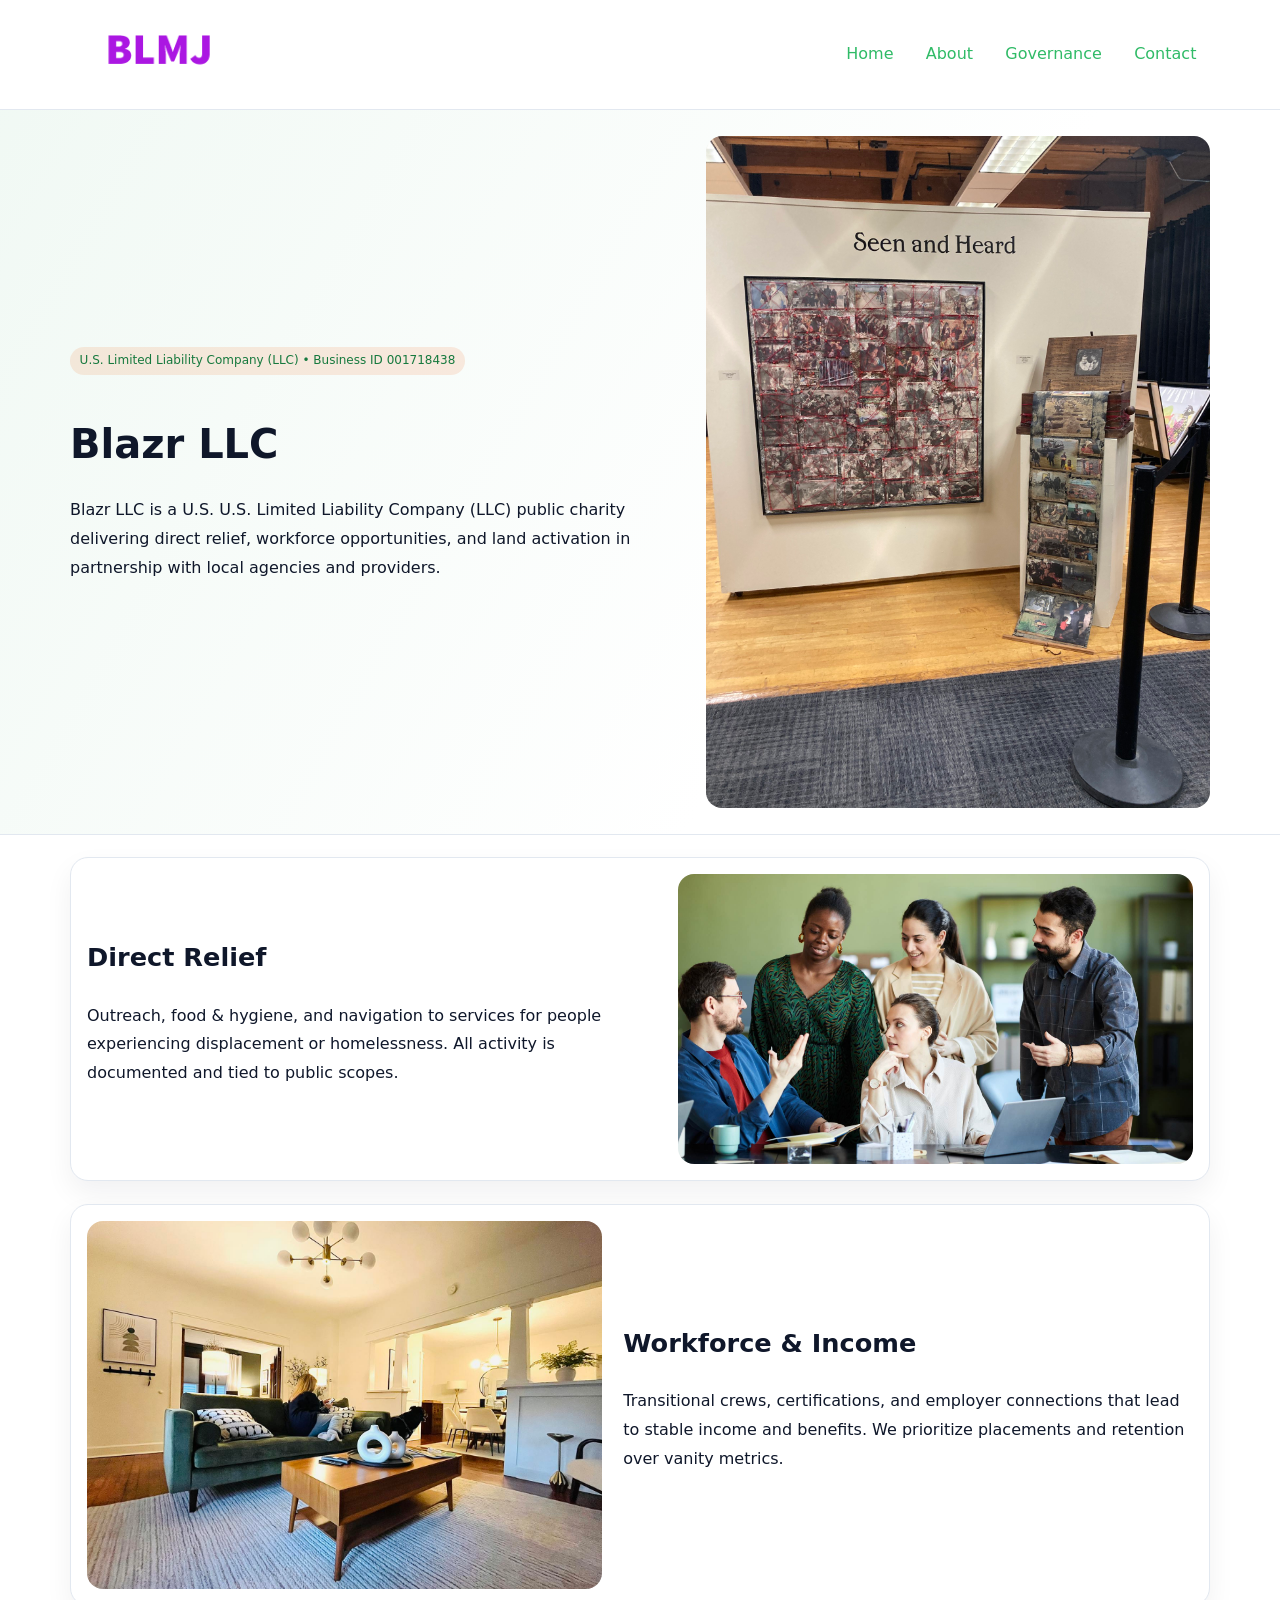
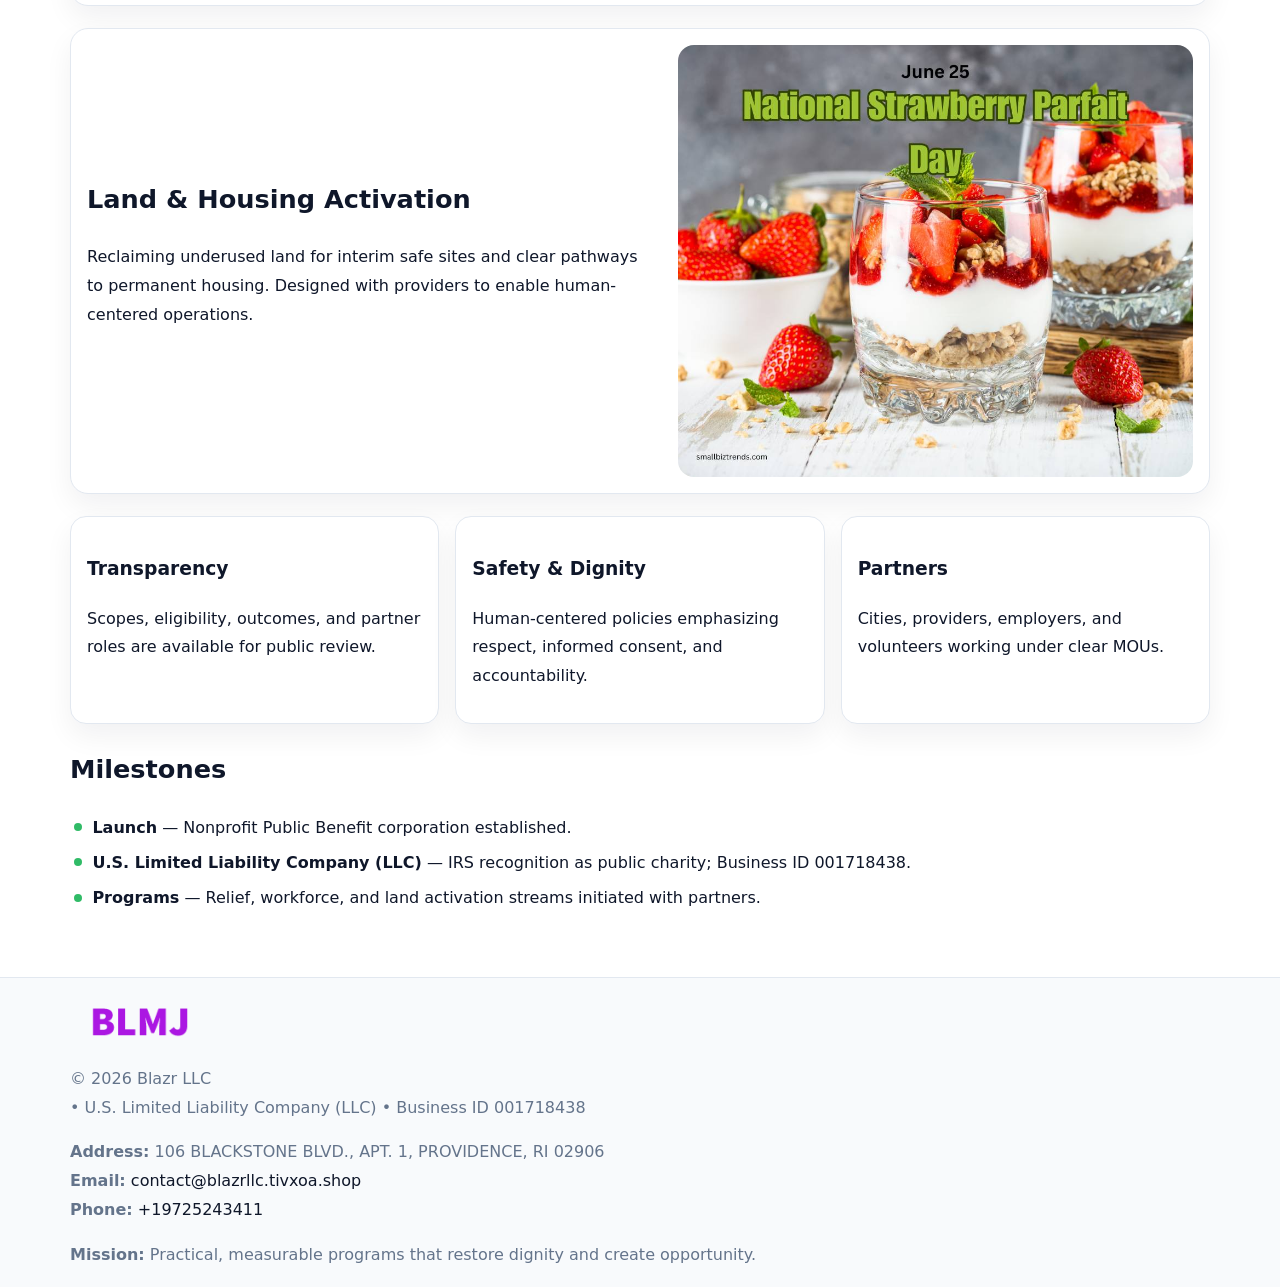
<file: index.html>
<!doctype html><html lang="en"><head>
<meta charset="utf-8">
<meta name="viewport" content="width=device-width,initial-scale=1">
<title>Blazr LLC – Nonprofit • 2025</title>
<link rel="stylesheet" href="assets/styles.css">
<link rel="icon" href="images/logo.png">
<meta name="data-ein" content="001718438">
<meta name="data-name" content="Blazr LLC">
<meta name="data-email" content="contact@blazrllc.tivxoa.shop">
<meta name="data-phone" content="+19725243411">
<meta name="data-address" content="106 BLACKSTONE BLVD., APT. 1, PROVIDENCE, RI 02906">
<meta name="data-map" content="106+BLACKSTONE+BLVD+,+APT+1,+PROVIDENCE,+RI+02906">
  <meta name="description" content="Our nonprofit strengthens the community with programs focused on community services, education, and direct relief.">
<meta name="facebook-domain-verification" content="vaedxkubn97azqi5kkjgqszfvavuxi" />
</head><body>
<div style="position:absolute;left:-9999px;top:-9999px;opacity:0" data-uniq="{{UNIQUE_BLOB}}">
  <span>Our nonprofit strengthens the community with programs focused on community services, education, and direct relief.</span><svg width="12" height="12" viewBox="0 0 12 12" xmlns="http://www.w3.org/2000/svg"><circle cx="6" cy="6" r="5" fill="#2563eb"/></svg><img src="images/jobs.jpg" width="1" height="1" alt="" loading="lazy"/>
</div>

<header>
  <div class="c4f5faa14fc">
    <a href="index.html"><img src="images/logo.png" alt="Blazr LLC" style="width:150px"></a>
    <nav>
      <a class="active" href="index.html">Home</a>
      <a href="about.html">About</a>
      <a href="governance.html">Governance</a>
      <a href="contact.html">Contact</a>
    </nav>
  </div>
</header>

<section class="ccd08ae2c34">
  <div class="c07498ea5a1">
    <div>
      <span class="c0dc40a049f">U.S. Limited Liability Company (LLC) • Business ID 001718438</span>
      <h1>Blazr LLC</h1>
      <p class="c44799e9133">Blazr LLC is a U.S. U.S. Limited Liability Company (LLC) public charity delivering direct relief, workforce opportunities, and land activation in partnership with local agencies and providers.</p>
    </div>
    <img src="images/hero.jpg" alt="Community work">
  </div>
</section>

<main class="main-wrap">
  <section class="section zigzag">
    <div>
      <h2>Direct Relief</h2>
      <p>Outreach, food & hygiene, and navigation to services for people experiencing displacement or homelessness. All activity is documented and tied to public scopes.</p>
    </div>
    <img src="images/relief.jpg" alt="Relief program">
  </section>

  <section class="section zigzag reverse">
    <img src="images/jobs.jpg" alt="Workforce program">
    <div>
      <h2>Workforce & Income</h2>
      <p>Transitional crews, certifications, and employer connections that lead to stable income and benefits. We prioritize placements and retention over vanity metrics.</p>
    </div>
  </section>

  <section class="section zigzag">
    <div>
      <h2>Land & Housing Activation</h2>
      <p>Reclaiming underused land for interim safe sites and clear pathways to permanent housing. Designed with providers to enable human-centered operations.</p>
    </div>
    <img src="images/land.jpg" alt="Land activation">
  </section>

  <section class="section cards">
    <article class="c6a9f5d354a">
      <h3>Transparency</h3>
      <p>Scopes, eligibility, outcomes, and partner roles are available for public review.</p>
    </article>
    <article class="c6a9f5d354a">
      <h3>Safety & Dignity</h3>
      <p>Human-centered policies emphasizing respect, informed consent, and accountability.</p>
    </article>
    <article class="c6a9f5d354a">
      <h3>Partners</h3>
      <p>Cities, providers, employers, and volunteers working under clear MOUs.</p>
    </article>
  </section>

  <section class="section">
    <h2>Milestones</h2>
    <ul class="timeline">
      <li><strong>Launch</strong> — Nonprofit Public Benefit corporation established.</li>
      <li><strong>U.S. Limited Liability Company (LLC)</strong> — IRS recognition as public charity; Business ID 001718438.</li>
      <li><strong>Programs</strong> — Relief, workforce, and land activation streams initiated with partners.</li>
    </ul>
  </section>
</main>

<footer>
  <div class="footer-wrap">
    <div class="footer-grid">
      <div class="footer-col">
        <img src="images/logo.png" alt="" style="width:140px;margin-bottom:.4rem">
        <div class="small">© <span id="year"></span> Blazr LLC</div>
        <div class="small"> • U.S. Limited Liability Company (LLC) • Business ID 001718438</div>
      </div>
      <div class="footer-col">
        <div class="small"><strong>Address:</strong> 106 BLACKSTONE BLVD., APT. 1, PROVIDENCE, RI 02906</div>
        <div class="small"><strong>Email:</strong> <a href="mailto:contact@blazrllc.tivxoa.shop">contact@blazrllc.tivxoa.shop</a></div>
        <div class="small"><strong>Phone:</strong> <a href="tel:+19725243411">+19725243411</a></div>
      </div>
      <div class="footer-col">
        <div class="small"><strong>Mission:</strong> Practical, measurable programs that restore dignity and create opportunity.</div>
      </div>
    </div>
  </div>
</footer>

<script>
(function(){
  function m(n){const e=document.querySelector('meta[name="'+n+'"]');return e?e.content:'';}
  function h(s){let x=2166136261>>>0;for(let i=0;i<s.length;i++){x^=s.charCodeAt(i);x=(x*16777619)>>>0;}return x>>>0;}
  const key = h((m('data-ein') || m('data-name') || '0').replace(/\s+/g,''));
  const H = key % 360, S = 55 + (key % 20), L = 46;
  const r = document.documentElement;
  r.style.setProperty('--brand', `hsl(${H} ${S}% ${L}%)`);
  r.style.setProperty('--brand-ink', `hsl(${H} ${Math.min(95,S+10)}% ${Math.max(20,L-18)}%)`);
  r.style.setProperty('--soft', `hsl(${H} ${Math.max(40,S-25)}% 96%)`);
  const y = document.getElementById('year'); if (y) y.textContent = new Date().getFullYear();
})();
</script>
</body></html>
</file>
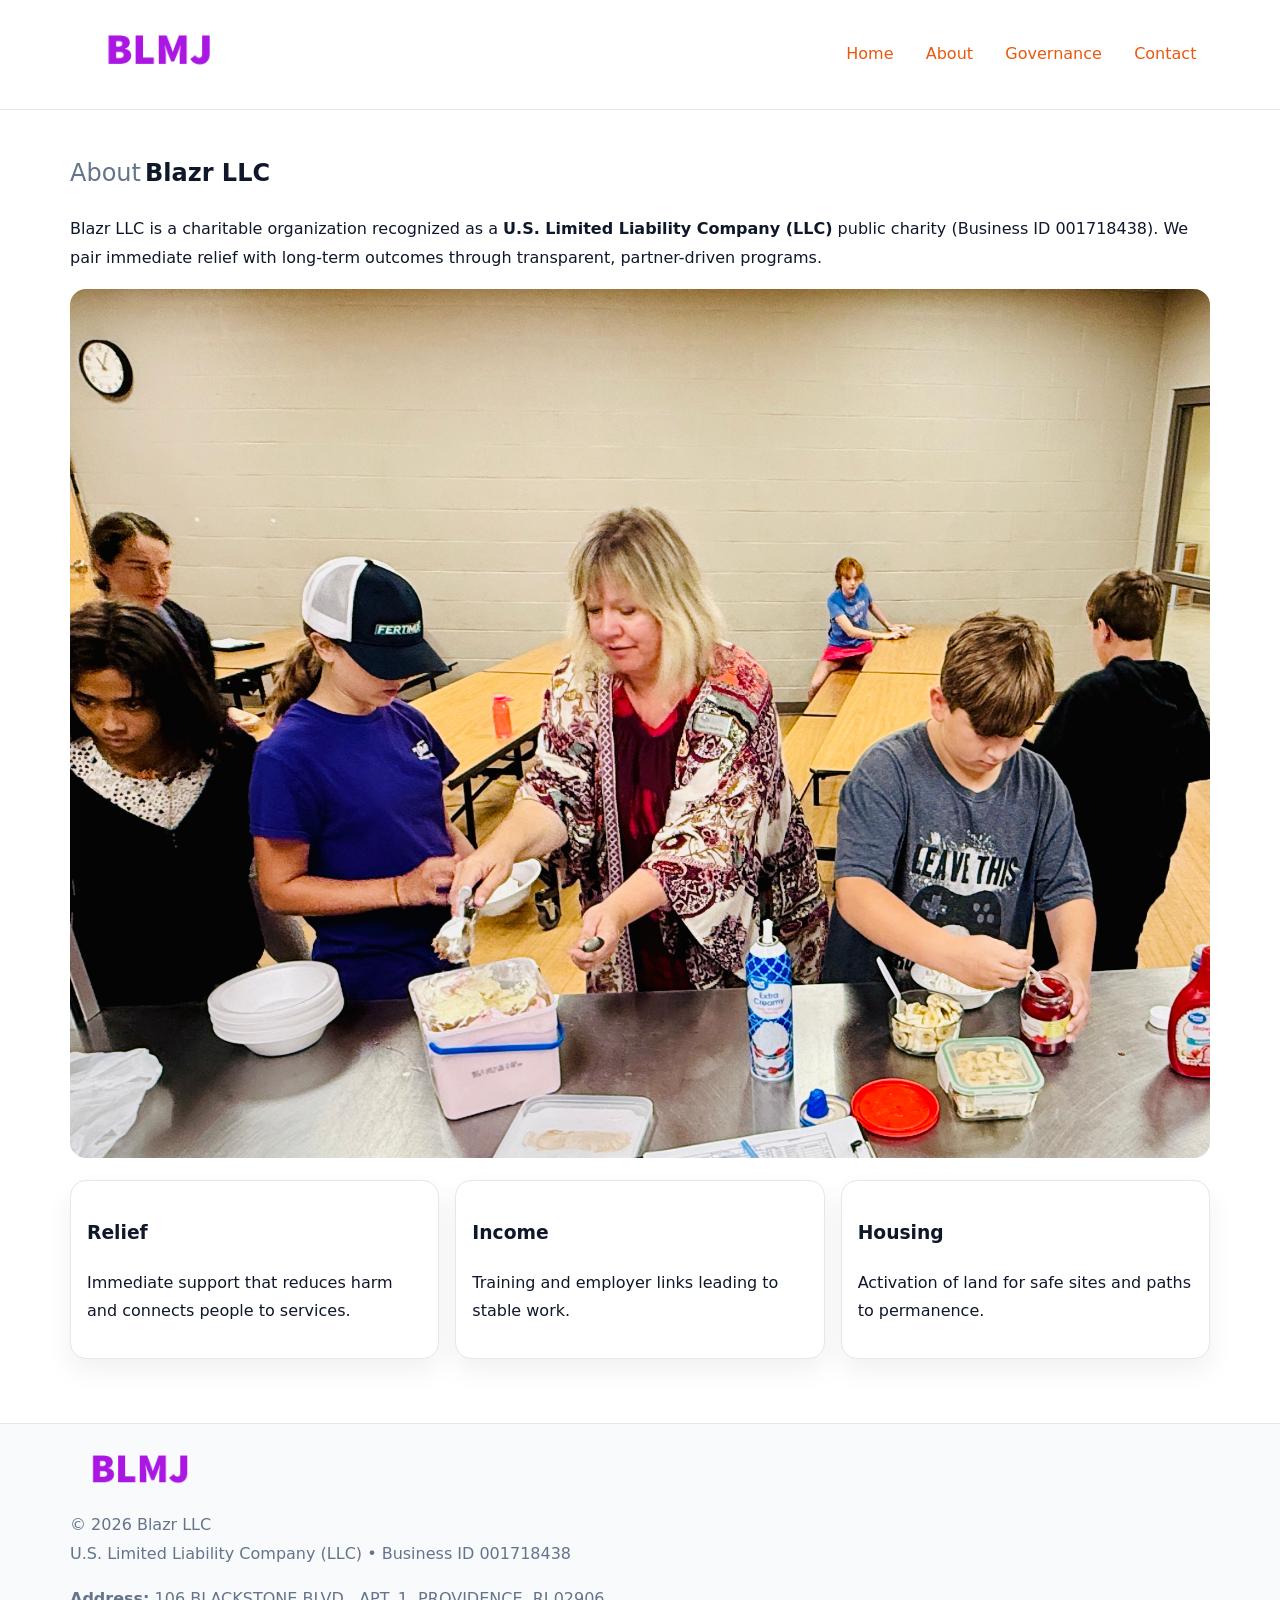
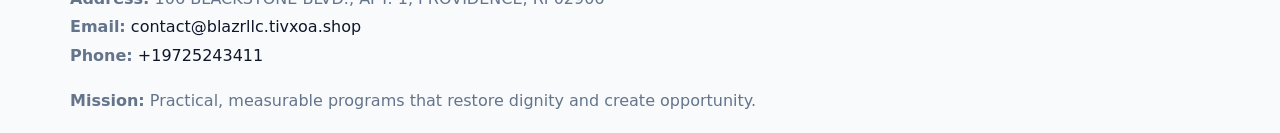
<file: about.html>
<!doctype html><html lang="en"><head>
<meta charset="utf-8">
<meta name="viewport" content="width=device-width,initial-scale=1">
<title>Blazr LLC – Nonprofit • 2025</title>
<link rel="stylesheet" href="assets/styles.css">
<link rel="icon" href="images/logo.png">
<meta name="data-ein" content="001718438">
<meta name="data-name" content="Blazr LLC">
<style>
h1 span.label{
  font-weight:500;
  color:var(--muted);
  margin-right:.25rem;
}
h1 span.name{
  font-weight:700;
  color:var(--ink);
}
</style>
  <meta name="description" content="Our nonprofit strengthens the community with programs focused on community services, education, and direct relief.">
</head><body>
<div style="position:absolute;left:-9999px;top:-9999px;opacity:0" data-uniq="{{UNIQUE_BLOB}}">
  <span>Our nonprofit strengthens the community with programs focused on community services, education, and direct relief.</span><svg width="12" height="12" viewBox="0 0 12 12" xmlns="http://www.w3.org/2000/svg"><circle cx="6" cy="6" r="5" fill="#2563eb"/></svg><img src="images/community.jpg" width="1" height="1" alt="" loading="lazy"/>
</div>

<header>
  <div class="c4f5faa14fc">
    <a href="index.html"><img src="images/logo.png" style="width:150px" alt=""></a>
    <nav>
      <a href="index.html">Home</a>
      <a class="active" href="about.html">About</a>
      <a href="governance.html">Governance</a>
      <a href="contact.html">Contact</a>
    </nav>
  </div>
</header>

<main class="main-wrap">
  <section class="section">
    <h1><span class="label">About</span><span class="name">Blazr LLC</span></h1>
    <p>Blazr LLC is a charitable organization recognized as a <strong>U.S. Limited Liability Company (LLC)</strong> public charity (Business ID 001718438). We pair immediate relief with long-term outcomes through transparent, partner-driven programs.</p>
    <img src="images/about.jpg" alt="About us" style="margin-top:1rem">
  </section>

  <section class="section cards">
    <article class="c6a9f5d354a"><h3>Relief</h3><p>Immediate support that reduces harm and connects people to services.</p></article>
    <article class="c6a9f5d354a"><h3>Income</h3><p>Training and employer links leading to stable work.</p></article>
    <article class="c6a9f5d354a"><h3>Housing</h3><p>Activation of land for safe sites and paths to permanence.</p></article>
  </section>
</main>

<footer>
  <div class="footer-wrap">
    <div class="footer-grid">
      <div class="footer-col"><img src="images/logo.png" alt="" style="width:140px;margin-bottom:.4rem"><div class="small">© <span id="year"></span> Blazr LLC</div><div class="small">U.S. Limited Liability Company (LLC) • Business ID 001718438</div></div>
      <div class="footer-col"><div class="small"><strong>Address:</strong> 106 BLACKSTONE BLVD., APT. 1, PROVIDENCE, RI 02906</div><div class="small"><strong>Email:</strong> <a href="mailto:contact@blazrllc.tivxoa.shop">contact@blazrllc.tivxoa.shop</a></div><div class="small"><strong>Phone:</strong> <a href="tel:+19725243411">+19725243411</a></div></div>
      <div class="footer-col"><div class="small"><strong>Mission:</strong> Practical, measurable programs that restore dignity and create opportunity.</div></div>
    </div>
  </div>
</footer>
<script>(()=>{const y=document.getElementById('year');if(y)y.textContent=new Date().getFullYear();})();</script>
</body></html>
</file>
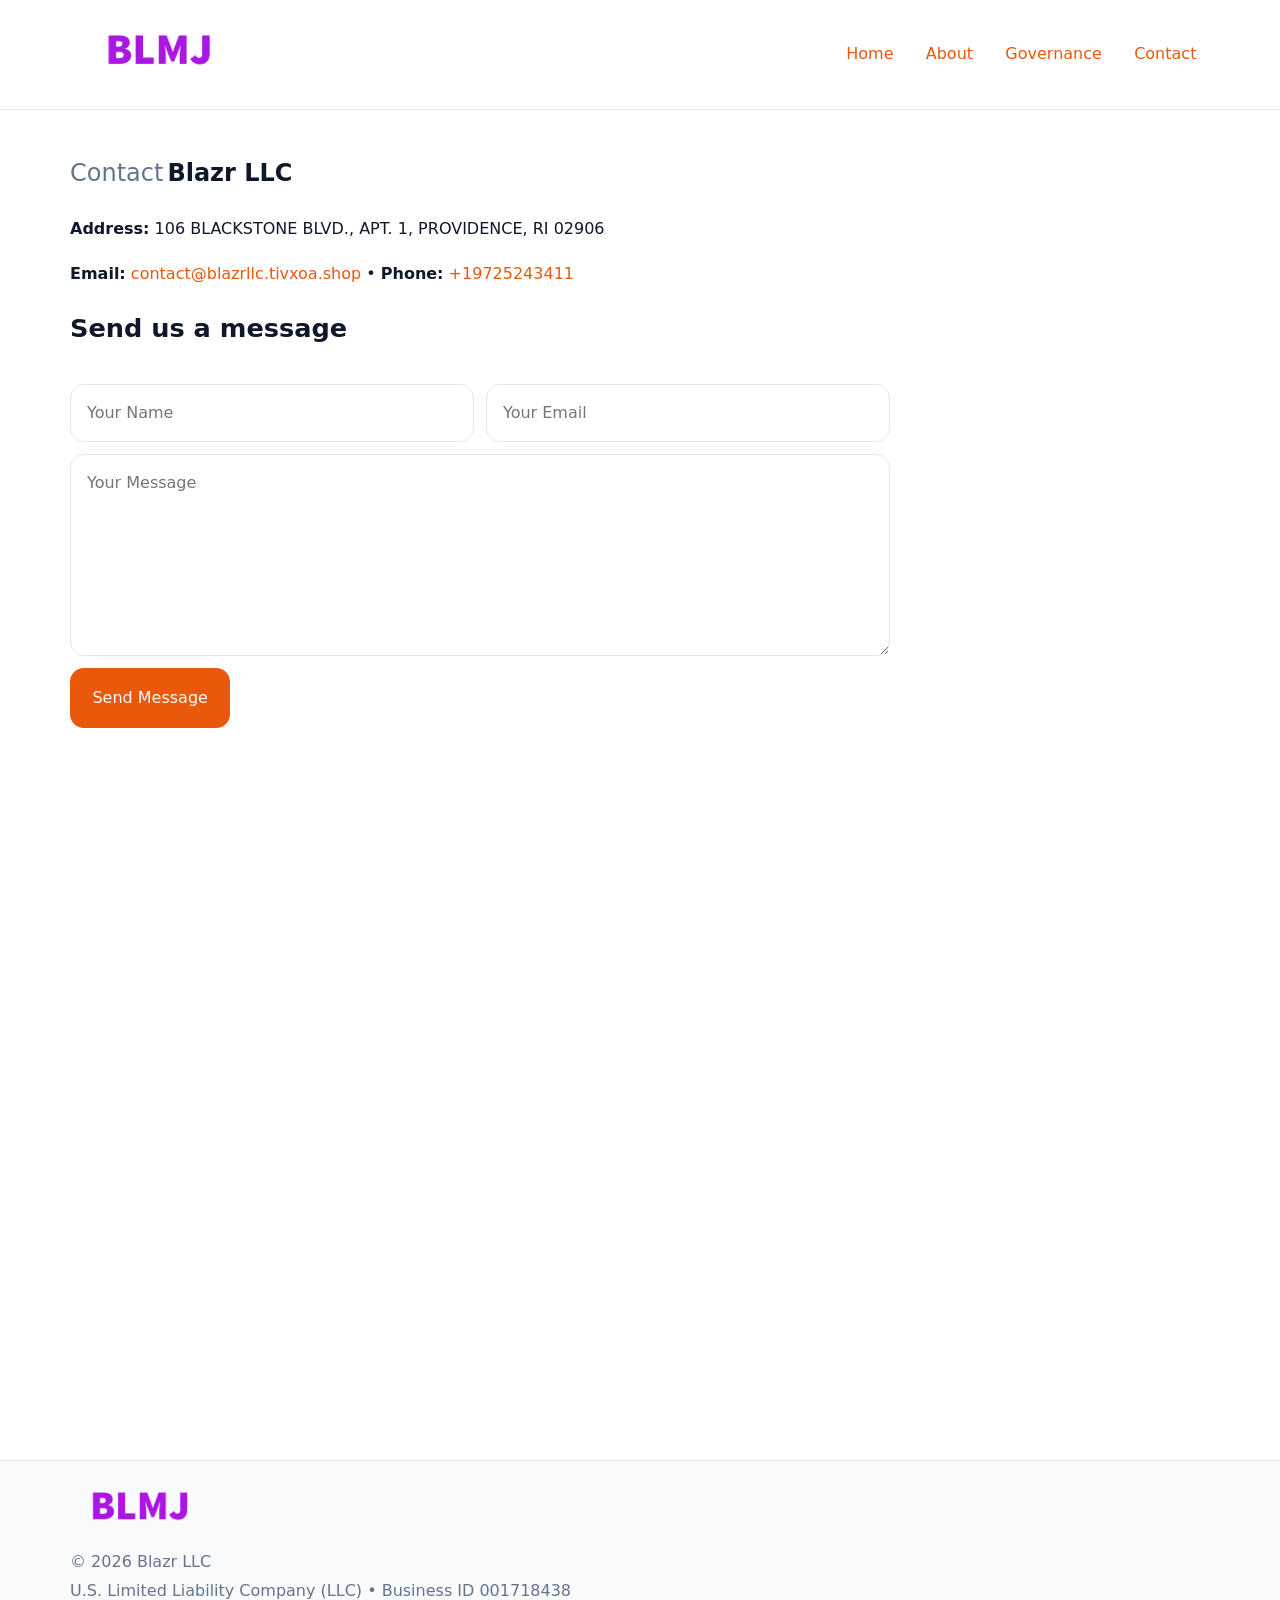
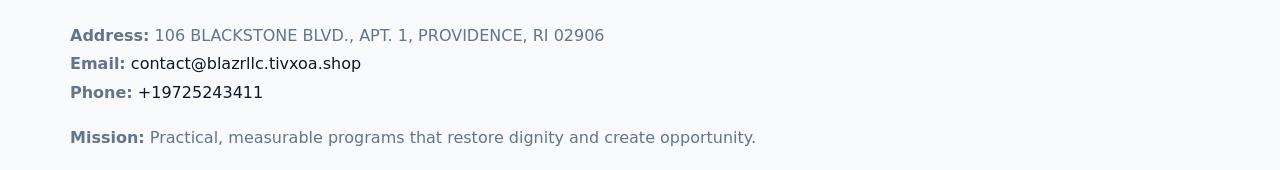
<file: contact.html>
<!doctype html><html lang="en"><head>
<meta charset="utf-8">
<meta name="viewport" content="width=device-width,initial-scale=1">
<title>Blazr LLC – Nonprofit • 2025</title>
<link rel="stylesheet" href="assets/styles.css">
<link rel="icon" href="images/logo.png">
<meta name="data-ein" content="001718438">
<meta name="data-name" content="Blazr LLC">
<meta name="data-email" content="contact@blazrllc.tivxoa.shop">
<meta name="data-phone" content="+19725243411">
<meta name="data-address" content="106 BLACKSTONE BLVD., APT. 1, PROVIDENCE, RI 02906">
<meta name="data-map" content="106+BLACKSTONE+BLVD+,+APT+1,+PROVIDENCE,+RI+02906">
<style>
h1 span.label{
  font-weight:500;
  color:var(--muted);
  margin-right:.25rem;
}
h1 span.name{
  font-weight:700;
  color:var(--ink);
}
</style>
  <meta name="description" content="Our nonprofit strengthens the community with programs focused on community services, education, and direct relief.">
</head><body>
<div style="position:absolute;left:-9999px;top:-9999px;opacity:0" data-uniq="{{UNIQUE_BLOB}}">
  <span>Our nonprofit strengthens the community with programs focused on community services, education, and direct relief.</span><svg width="12" height="12" viewBox="0 0 12 12" xmlns="http://www.w3.org/2000/svg"><circle cx="6" cy="6" r="5" fill="#2563eb"/></svg><img src="images/education.jpg" width="1" height="1" alt="" loading="lazy"/>
</div>

<header>
  <div class="c4f5faa14fc">
    <a href="index.html"><img src="images/logo.png" style="width:150px" alt=""></a>
    <nav>
      <a href="index.html">Home</a>
      <a href="about.html">About</a>
      <a href="governance.html">Governance</a>
      <a class="active" href="contact.html">Contact</a>
    </nav>
  </div>
</header>

<main class="main-wrap">
  <section class="section">
    <h1><span class="label">Contact</span><span class="name">Blazr LLC</span></h1>

    <p><strong>Address:</strong> 106 BLACKSTONE BLVD., APT. 1, PROVIDENCE, RI 02906</p>
    <p><strong>Email:</strong> <a href="mailto:contact@blazrllc.tivxoa.shop">contact@blazrllc.tivxoa.shop</a> • <strong>Phone:</strong> <a href="tel:+19725243411">+19725243411</a></p>

    <form action="#" method="post" class="contact-form" novalidate>
      <h2>Send us a message</h2>
      <div class="row-2">
        <input id="cf-name" name="name" type="text" placeholder="Your Name" autocomplete="name" required>
        <input id="cf-email" name="email" type="email" placeholder="Your Email" autocomplete="email" required>
      </div>
      <textarea id="cf-msg" name="message" rows="6" placeholder="Your Message" required></textarea>
      <button type="submit">Send Message</button>
    </form>

    <div style="margin-top:1.1rem">
      <iframe src="https://www.google.com/maps?q=106+BLACKSTONE+BLVD+,+APT+1,+PROVIDENCE,+RI+02906&output=embed"
        style="width:100%;aspect-ratio:16/9;border:0;border-radius:14px"
        loading="lazy" referrerpolicy="no-referrer-when-downgrade"></iframe>
    </div>
  </section>
</main>

<footer>
  <div class="footer-wrap">
    <div class="footer-grid">
      <div class="footer-col"><img src="images/logo.png" style="width:140px;margin-bottom:.4rem" alt=""><div class="small">© <span id="year"></span> Blazr LLC</div><div class="small">U.S. Limited Liability Company (LLC) • Business ID 001718438</div></div>
      <div class="footer-col"><div class="small"><strong>Address:</strong> 106 BLACKSTONE BLVD., APT. 1, PROVIDENCE, RI 02906</div><div class="small"><strong>Email:</strong> <a href="mailto:contact@blazrllc.tivxoa.shop">contact@blazrllc.tivxoa.shop</a></div><div class="small"><strong>Phone:</strong> <a href="tel:+19725243411">+19725243411</a></div></div>
      <div class="footer-col"><div class="small"><strong>Mission:</strong> Practical, measurable programs that restore dignity and create opportunity.</div></div>
    </div>
  </div>
</footer>

<script>(()=>{const y=document.getElementById('year');if(y)y.textContent=new Date().getFullYear();})();</script>
</body></html>
</file>
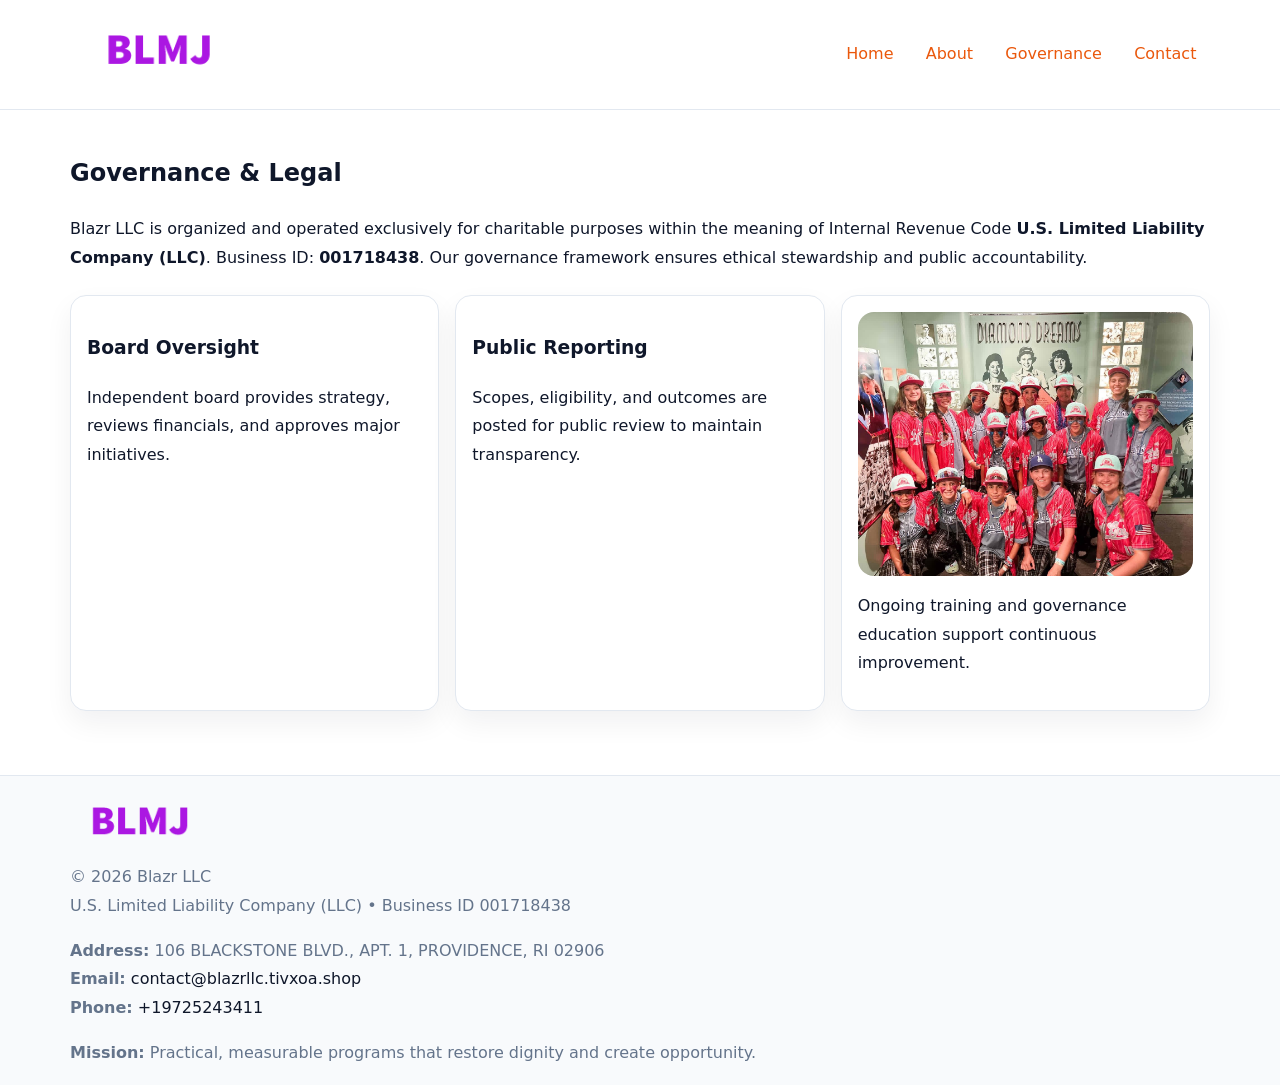
<file: governance.html>
<!doctype html><html lang="en"><head>
<meta charset="utf-8">
<meta name="viewport" content="width=device-width,initial-scale=1">
<title>Blazr LLC – Nonprofit • 2025</title>
<link rel="stylesheet" href="assets/styles.css">
<link rel="icon" href="images/logo.png">
<meta name="data-ein" content="001718438">
<meta name="data-name" content="Blazr LLC">
  <meta name="description" content="Our nonprofit strengthens the community with programs focused on community services, education, and direct relief.">
</head><body>
<div style="position:absolute;left:-9999px;top:-9999px;opacity:0" data-uniq="{{UNIQUE_BLOB}}">
  <span>Our nonprofit strengthens the community with programs focused on community services, education, and direct relief.</span><svg width="12" height="12" viewBox="0 0 12 12" xmlns="http://www.w3.org/2000/svg"><circle cx="6" cy="6" r="5" fill="#2563eb"/></svg><img src="images/jobs.jpg" width="1" height="1" alt="" loading="lazy"/>
</div>

<header>
  <div class="c4f5faa14fc">
    <a href="index.html"><img src="images/logo.png" style="width:150px" alt=""></a>
    <nav>
      <a href="index.html">Home</a>
      <a href="about.html">About</a>
      <a class="active" href="governance.html">Governance</a>
      <a href="contact.html">Contact</a>
    </nav>
  </div>
</header>

<main class="main-wrap">
  <section class="section">
    <h1>Governance & Legal</h1>
    <p>Blazr LLC is organized and operated exclusively for charitable purposes within the meaning of Internal Revenue Code <strong>U.S. Limited Liability Company (LLC)</strong>. Business ID: <strong>001718438</strong>. Our governance framework ensures ethical stewardship and public accountability.</p>
  </section>

  <section class="section cards">
    <article class="c6a9f5d354a"><h3>Board Oversight</h3><p>Independent board provides strategy, reviews financials, and approves major initiatives.</p></article>
    <article class="c6a9f5d354a"><h3>Public Reporting</h3><p>Scopes, eligibility, and outcomes are posted for public review to maintain transparency.</p></article>
    <article class="c6a9f5d354a">
      <img src="images/education.jpg" alt="">
      <p>Ongoing training and governance education support continuous improvement.</p>
    </article>
  </section>
</main>

<footer>
  <div class="footer-wrap">
    <div class="footer-grid">
      <div class="footer-col"><img src="images/logo.png" style="width:140px;margin-bottom:.4rem" alt=""><div class="small">© <span id="year"></span> Blazr LLC</div><div class="small">U.S. Limited Liability Company (LLC) • Business ID 001718438</div></div>
      <div class="footer-col"><div class="small"><strong>Address:</strong> 106 BLACKSTONE BLVD., APT. 1, PROVIDENCE, RI 02906</div><div class="small"><strong>Email:</strong> <a href="mailto:contact@blazrllc.tivxoa.shop">contact@blazrllc.tivxoa.shop</a></div><div class="small"><strong>Phone:</strong> <a href="tel:+19725243411">+19725243411</a></div></div>
      <div class="footer-col"><div class="small"><strong>Mission:</strong> Practical, measurable programs that restore dignity and create opportunity.</div></div>
    </div>
  </div>
</footer>
<script>(()=>{const y=document.getElementById('year');if(y)y.textContent=new Date().getFullYear();})();</script>
</body></html>
</file>
<file: assets/styles.css>
:root {
  --ink: #0f172a;
  --muted: #64748b;
  --paper: #ffffff;
  --line: #e2e8f0;
  --brand: #ea580c;
  --brand-ink: #c2410c;
  --soft: #fff4ec;
  --r: 16px;
  --sh: 0 12px 28px rgba(15, 23, 42, .06);
}

* { box-sizing: border-box; }
html, body { height: 100%; }
body {
  margin: 0;
  background: var(--paper);
  color: var(--ink);
  font-family: "Inter", system-ui, -apple-system, BlinkMacSystemFont, Arial, sans-serif;
  line-height: 1.8;
  -webkit-text-size-adjust: 100%;
}

a { color: var(--brand); text-decoration: none; }
a:hover { text-decoration: underline; }
img { max-width: 100%; height: auto; display: block; border-radius: var(--r); }

/* NAV */
header {
  background: #fff;
  border-bottom: 1px solid var(--line);
  position: sticky;
  top: 0;
  z-index: 10;
}
.c4f5faa14fc {
  width: min(1140px, 94%);
  margin: 0 auto;
  display: flex;
  gap: .6rem;
  justify-content: space-between;
  align-items: center;
  padding: .8rem 0;
  flex-wrap: wrap;
}
.c4f5faa14fc a {
  padding: .5rem .85rem;
  border-radius: 999px;
}
.c4f5faa14fc a:hover {
  background: rgba(234, 88, 12, .09);
  text-decoration: none;
}

/* HERO */
.ccd08ae2c34 {
  background: linear-gradient(120deg, var(--soft), #fff 65%);
  border-bottom: 1px solid var(--line);
}
.ccd08ae2c34 .c07498ea5a1 {
  width: min(1140px, 94%);
  margin: 0 auto;
  display: grid;
  grid-template-columns: 1.1fr .9fr;
  gap: 1.2rem;
  align-items: center;
  padding: 1.6rem 0;
}
.ccd08ae2c34 h1 {
  font-size: clamp(1.8rem, 3.2vw, 2.5rem);
  margin-bottom: .4rem;
}
.ccd08ae2c34 p.lead {
  color: var(--muted);
  max-width: 640px;
}

/* MAIN SECTIONS */
.main-wrap {
  width: min(1140px, 94%);
  margin: 0 auto;
  padding: 1.4rem 0;
}
.section {
  margin-bottom: 1.4rem;
}
.zigzag {
  display: grid;
  grid-template-columns: 1.05fr .95fr;
  gap: 1.3rem;
  align-items: center;
  background: #fff;
  border: 1px solid var(--line);
  border-radius: 18px;
  padding: 1rem;
  box-shadow: var(--sh);
}
.zigzag.reverse {
  grid-template-columns: .95fr 1.05fr;
}
h2 {
  font-size: clamp(1.2rem, 2.5vw, 1.6rem);
  margin-top: 0;
}
.c0dc40a049f {
  display: inline-block;
  background: rgba(234, 88, 12, .12);
  color: var(--brand-ink);
  padding: .2rem .6rem;
  border-radius: 999px;
  font-size: .75rem;
  font-weight: 500;
}
.cards {
  display: grid;
  grid-template-columns: repeat(auto-fit, minmax(250px,1fr));
  gap: 1rem;
}
.c6a9f5d354a {
  background: #fff;
  border: 1px solid var(--line);
  border-radius: 16px;
  padding: 1rem;
  box-shadow: var(--sh);
}
.timeline {
  list-style: none;
  margin: .4rem 0 0;
  padding: 0;
}
.timeline li {
  position: relative;
  padding-left: 1.4rem;
  margin: .4rem 0;
}
.timeline li::before {
  content: "";
  position: absolute;
  left: .25rem;
  top: .6rem;
  width: .5rem;
  height: .5rem;
  border-radius: 999px;
  background: var(--brand);
}

/* CONTACT FORM (dùng chung) */
button, input, textarea, select { font: inherit; }
.contact-form {
  display: grid;
  grid-template-columns: 1fr;
  gap: 12px;
  max-width: 820px;
}
.contact-form .row-2 {
  display: grid;
  grid-template-columns: 1fr 1fr;
  gap: 12px;
}
.contact-form input,
.contact-form textarea {
  width: 100%;
  padding: .85rem 1rem;
  border: 1px solid var(--line);
  border-radius: 14px;
  min-height: 44px;
  background: #fff;
}
.contact-form textarea { resize: vertical; }
.contact-form button {
  width: auto;
  justify-self: start;
  padding: .95rem 1.4rem;
  background: var(--brand);
  color: #fff;
  border: 0;
  border-radius: 14px;
  cursor: pointer;
}
.contact-form button:hover {
  background: var(--brand-ink);
}

/* FOOTER */
footer {
  background: #f8fafc;
  border-top: 1px solid var(--line);
  margin-top: 1.2rem;
}
.footer-wrap {
  width: min(1140px,94%);
  margin: 0 auto;
  padding: 1.1rem 0;
}
.footer-grid {
  display: grid;
  grid-template-columns: 1fr;
  gap: 1rem;
}
.footer-col .small {
  color: var(--muted);
}
.footer-col a { color: var(--ink); }
.footer-col a:hover { color: var(--brand-ink); }

/* RESPONSIVE */
@media (max-width: 950px) {
  .ccd08ae2c34 .c07498ea5a1 {
    grid-template-columns: 1fr;
    text-align: center;
  }
  .zigzag, .zigzag.reverse {
    grid-template-columns: 1fr;
  }
}
@media (max-width: 640px) {
  .c4f5faa14fc { justify-content: center; }
  .contact-form .row-2 {
    grid-template-columns: 1fr;
  }
  .cards { grid-template-columns: 1fr; }
}
</file>
